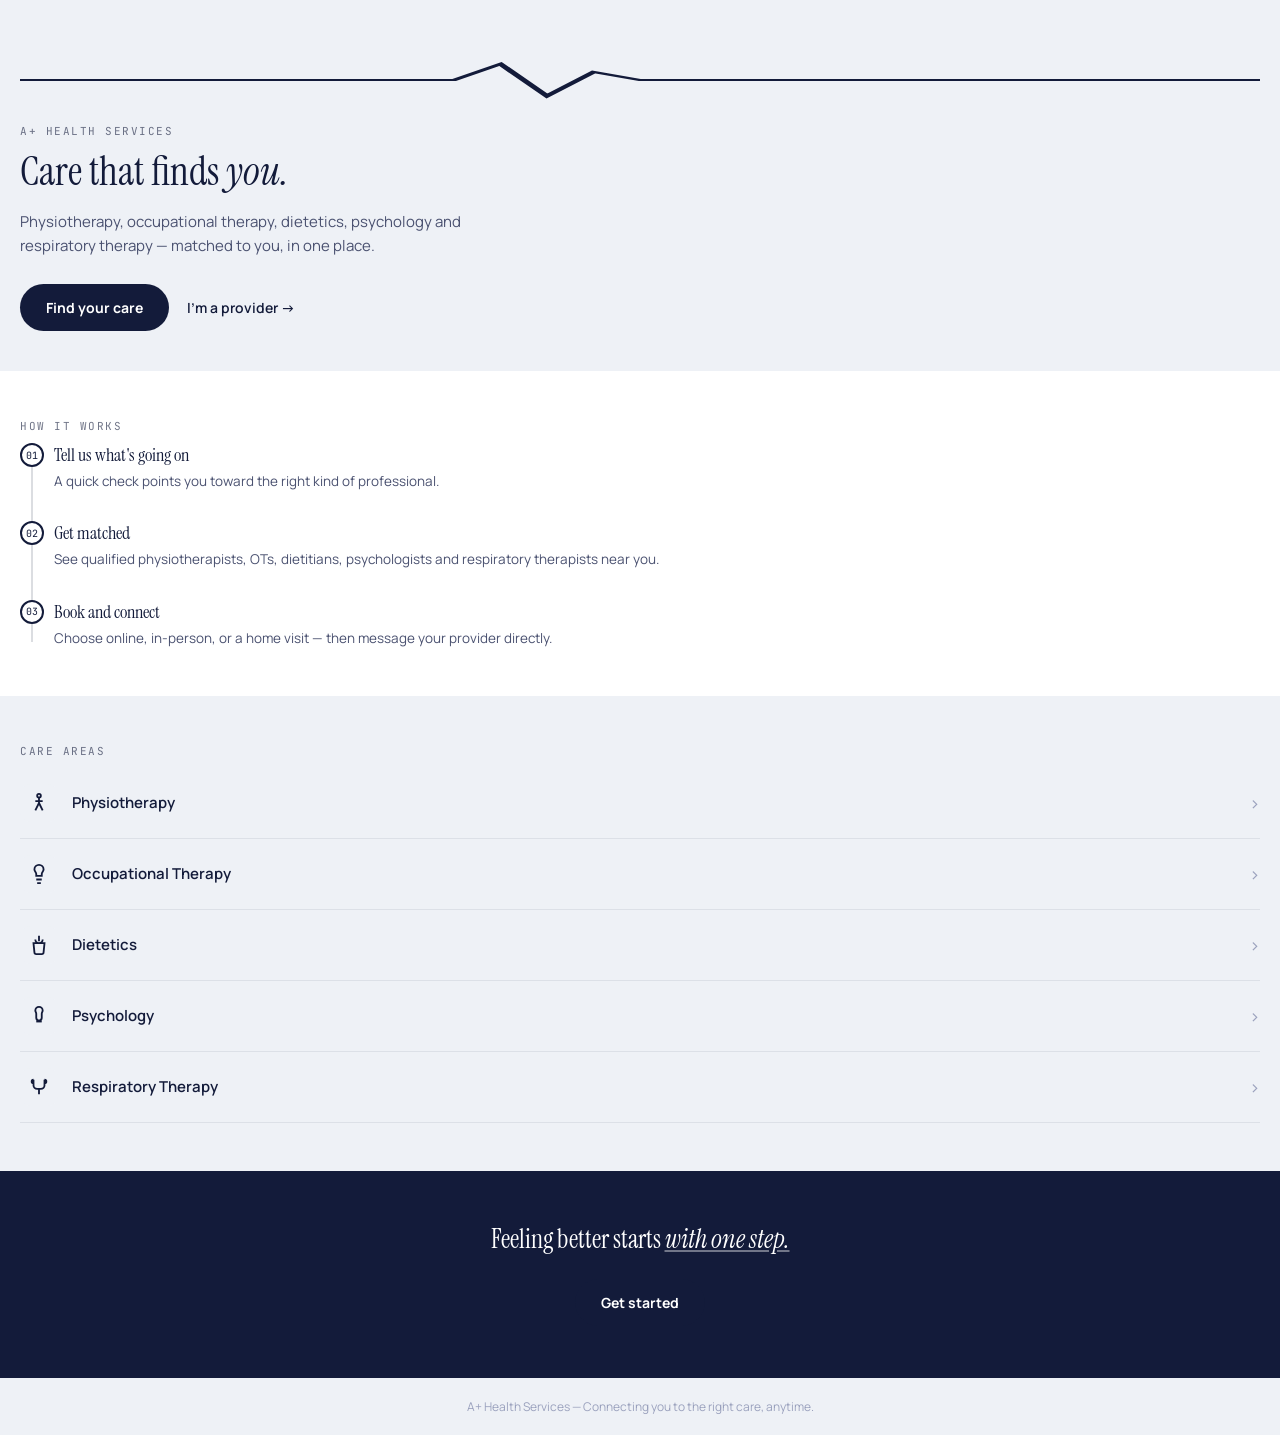
<file: index.html>
<!DOCTYPE html>
<html lang="en">
<head>
<meta charset="UTF-8">
<meta name="viewport" content="width=device-width, initial-scale=1.0">
<link rel="icon" type="image/svg+xml" href="icon.svg">
<link rel="manifest" href="manifest.json">
<meta name="theme-color" content="#131B3A">
<title>A+ Health Services</title>
<link href="https://fonts.googleapis.com/css2?family=Instrument+Serif:ital@0;1&family=Manrope:wght@400;500;600;700&family=JetBrains+Mono:wght@500&display=swap" rel="stylesheet">
<link rel="stylesheet" href="style.css">
</head>
<body class="landing">

<script src="theme.js"></script>
<script src="pwa-register.js"></script>

<section class="hero">
  <svg class="pulse" viewBox="0 0 400 50" preserveAspectRatio="none">
    <path d="M0 25 H140 L155 5 L170 45 L185 15 L200 25 H400" fill="none" stroke="currentColor" stroke-width="2.5"/>
  </svg>
  <p class="eyebrow">A+ HEALTH SERVICES</p>
  <h1>Care that finds <em>you.</em></h1>
  <p class="hero-sub">Physiotherapy, occupational therapy, dietetics, psychology and respiratory therapy — matched to you, in one place.</p>
  <div class="hero-actions">
    <a href="login.html" class="btn-primary">Find your care</a>
    <a href="provider.html" class="btn-text">I'm a provider →</a>
  </div>
</section>

<section class="journey">
  <p class="eyebrow">HOW IT WORKS</p>
  <div class="journey-line">
    <div class="step">
      <span class="num">01</span>
      <div>
        <h3>Tell us what's going on</h3>
        <p>A quick check points you toward the right kind of professional.</p>
      </div>
    </div>
    <div class="step">
      <span class="num">02</span>
      <div>
        <h3>Get matched</h3>
        <p>See qualified physiotherapists, OTs, dietitians, psychologists and respiratory therapists near you.</p>
      </div>
    </div>
    <div class="step">
      <span class="num">03</span>
      <div>
        <h3>Book and connect</h3>
        <p>Choose online, in-person, or a home visit — then message your provider directly.</p>
      </div>
    </div>
  </div>
</section>

<section class="areas">
  <p class="eyebrow">CARE AREAS</p>

  <div class="area-row">
    <span class="area-icon"><svg width="22" height="22" viewBox="0 0 24 24" fill="none" stroke="currentColor" stroke-width="2"><circle cx="12" cy="4" r="2"/><path d="M12 6v6l-4 8M12 12l4 8M8 10h8"/></svg></span>
    <span class="area-name">Physiotherapy</span>
    <span class="chev">›</span>
  </div>

  <div class="area-row">
    <span class="area-icon"><svg width="22" height="22" viewBox="0 0 24 24" fill="none" stroke="currentColor" stroke-width="2"><path d="M12 2a5 5 0 0 1 5 5c0 2-2 3-2 5v2H9v-2c0-2-2-3-2-5a5 5 0 0 1 5-5z"/><path d="M9 18h6M10 22h4"/></svg></span>
    <span class="area-name">Occupational Therapy</span>
    <span class="chev">›</span>
  </div>

  <div class="area-row">
    <span class="area-icon"><svg width="22" height="22" viewBox="0 0 24 24" fill="none" stroke="currentColor" stroke-width="2"><path d="M12 2v6M8 6a4 4 0 0 0 8 0M6 10h12l-1 10a2 2 0 0 1-2 2H9a2 2 0 0 1-2-2z"/></svg></span>
    <span class="area-name">Dietetics</span>
    <span class="chev">›</span>
  </div>

  <div class="area-row">
    <span class="area-icon"><svg width="22" height="22" viewBox="0 0 24 24" fill="none" stroke="currentColor" stroke-width="2"><path d="M12 2a4 4 0 0 1 4 4c0 1.5-1 2-1 3.5V14a3 3 0 0 1-6 0v-4.5C9 8 8 7.5 8 6a4 4 0 0 1 4-4z"/><path d="M9 18h6"/></svg></span>
    <span class="area-name">Psychology</span>
    <span class="chev">›</span>
  </div>

  <div class="area-row">
    <span class="area-icon"><svg width="22" height="22" viewBox="0 0 24 24" fill="none" stroke="currentColor" stroke-width="2"><path d="M6 4v6a4 4 0 0 0 4 4h4a4 4 0 0 0 4-4V4M6 4a2 2 0 1 0 0 4M18 4a2 2 0 1 1 0 4M12 14v6"/></svg></span>
    <span class="area-name">Respiratory Therapy</span>
    <span class="chev">›</span>
  </div>

</section>

<section class="cta-footer">
  <h2>Feeling better starts <em>with one step.</em></h2>
  <a href="login.html" class="btn-primary">Get started</a>
</section>

<footer class="site-footer">
  <p>A+ Health Services — Connecting you to the right care, anytime.</p>
</footer>

</body>
</html>
</file>
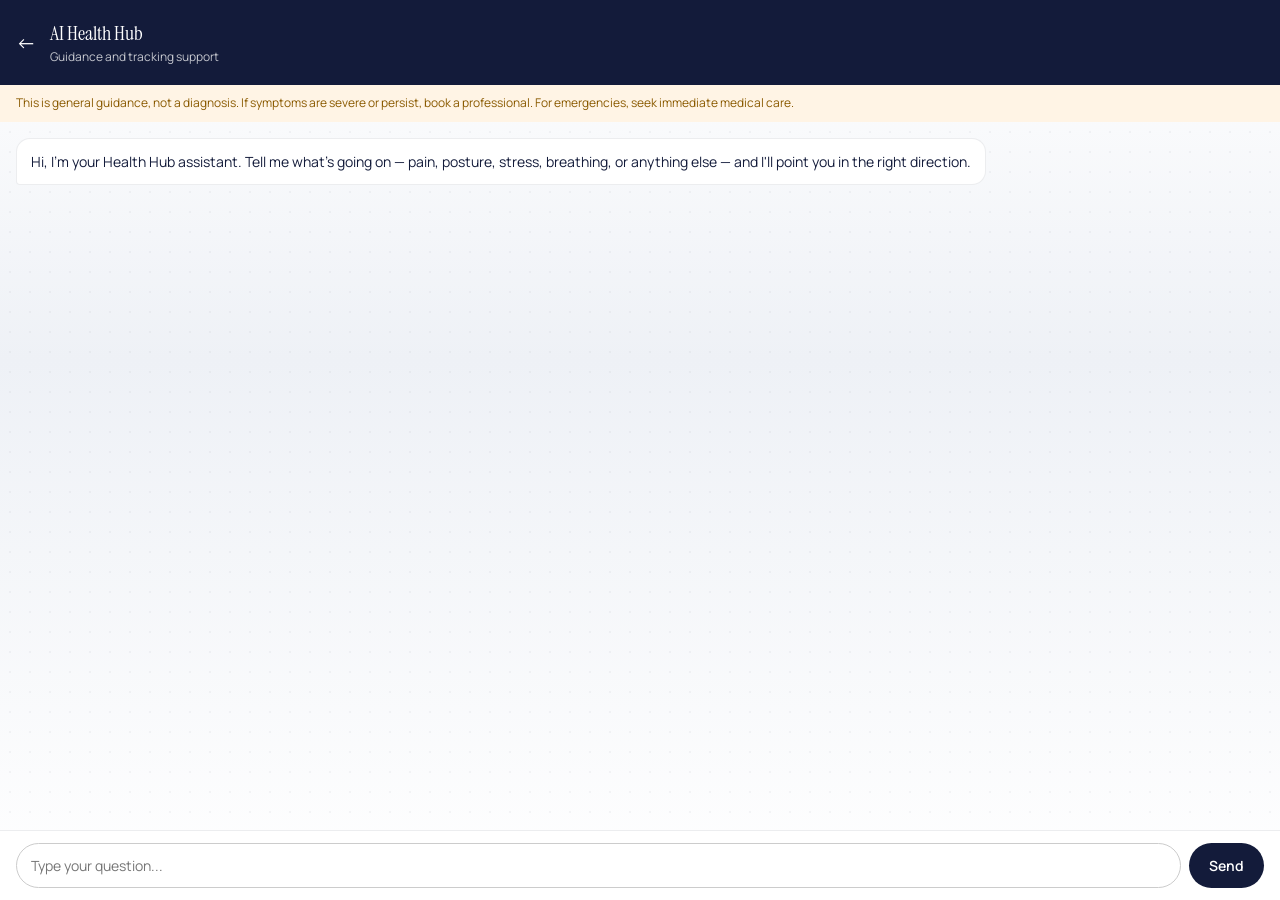
<file: chat.html>
<!DOCTYPE html>
<html lang="en">
<head>
<meta charset="UTF-8">
<meta name="viewport" content="width=device-width, initial-scale=1.0">
<link rel="icon" type="image/svg+xml" href="icon.svg">
<link rel="manifest" href="manifest.json">
<meta name="theme-color" content="#131B3A">
<title>AI Health Hub</title>
<link href="https://fonts.googleapis.com/css2?family=Instrument+Serif:ital@0;1&family=Manrope:wght@400;500;600;700&family=JetBrains+Mono:wght@500&display=swap" rel="stylesheet">
<link rel="stylesheet" href="style.css">
</head>
<body class="chatpage">

<script src="theme.js"></script>
<script src="pwa-register.js"></script>

<header class="chat-header">
  <a href="home.html" class="back">←</a>
  <div>
    <h1>AI Health Hub</h1>
    <p class="tagline">Guidance and tracking support</p>
  </div>
</header>

<div class="disclaimer">
  This is general guidance, not a diagnosis. If symptoms are severe or persist, book a professional. For emergencies, seek immediate medical care.
</div>

<main class="chat-window" id="chatWindow">
  <div class="msg ai">
    <p>Hi, I'm your Health Hub assistant. Tell me what's going on — pain, posture, stress, breathing, or anything else — and I'll point you in the right direction.</p>
  </div>
</main>

<form class="chat-input" id="chatForm">
  <input type="text" id="chatInput" placeholder="Type your question..." autocomplete="off">
  <button type="submit">Send</button>
</form>

<script src="chat.js"></script>
</body>
</html>
</file>
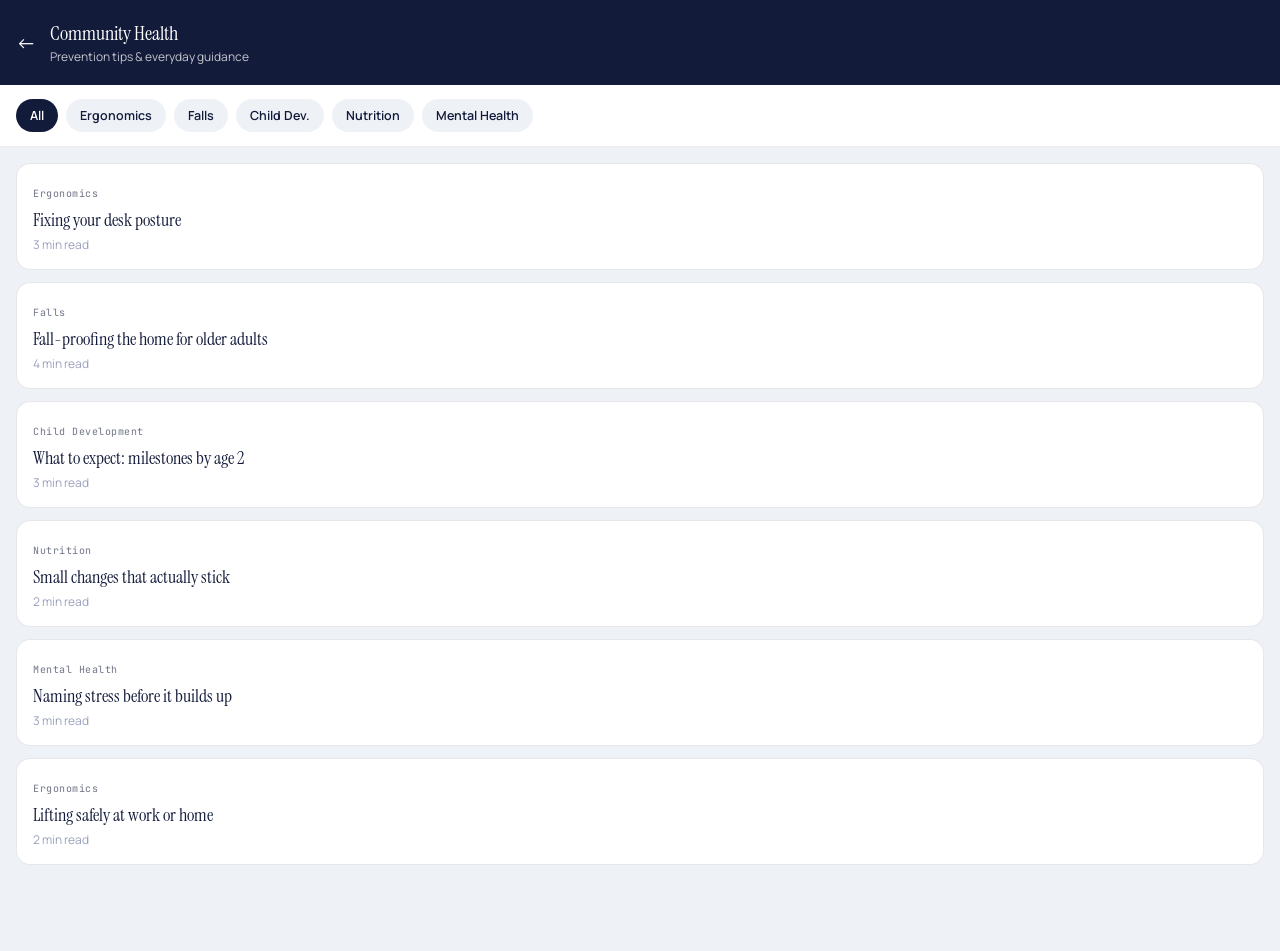
<file: community.html>
<!DOCTYPE html>
<html lang="en">
<head>
<meta charset="UTF-8">
<meta name="viewport" content="width=device-width, initial-scale=1.0">
<link rel="icon" type="image/svg+xml" href="icon.svg">
<link rel="manifest" href="manifest.json">
<meta name="theme-color" content="#131B3A">
<title>Community Health</title>
<link href="https://fonts.googleapis.com/css2?family=Instrument+Serif:ital@0;1&family=Manrope:wght@400;500;600;700&family=JetBrains+Mono:wght@500&display=swap" rel="stylesheet">
<link rel="stylesheet" href="style.css">
</head>
<body class="communitypage">

<script src="theme.js"></script>
<script src="pwa-register.js"></script>

<header class="chat-header">
  <a href="home.html" class="back">←</a>
  <div>
    <h1>Community Health</h1>
    <p class="tagline">Prevention tips & everyday guidance</p>
  </div>
</header>

<div class="filter-row" id="filterRow">
  <button class="filter-chip active" data-filter="all">All</button>
  <button class="filter-chip" data-filter="Ergonomics">Ergonomics</button>
  <button class="filter-chip" data-filter="Falls">Falls</button>
  <button class="filter-chip" data-filter="Child Development">Child Dev.</button>
  <button class="filter-chip" data-filter="Nutrition">Nutrition</button>
  <button class="filter-chip" data-filter="Mental Health">Mental Health</button>
</div>

<main class="article-main" id="articleList"></main>

<script src="community.js"></script>
</body>
</html>
</file>
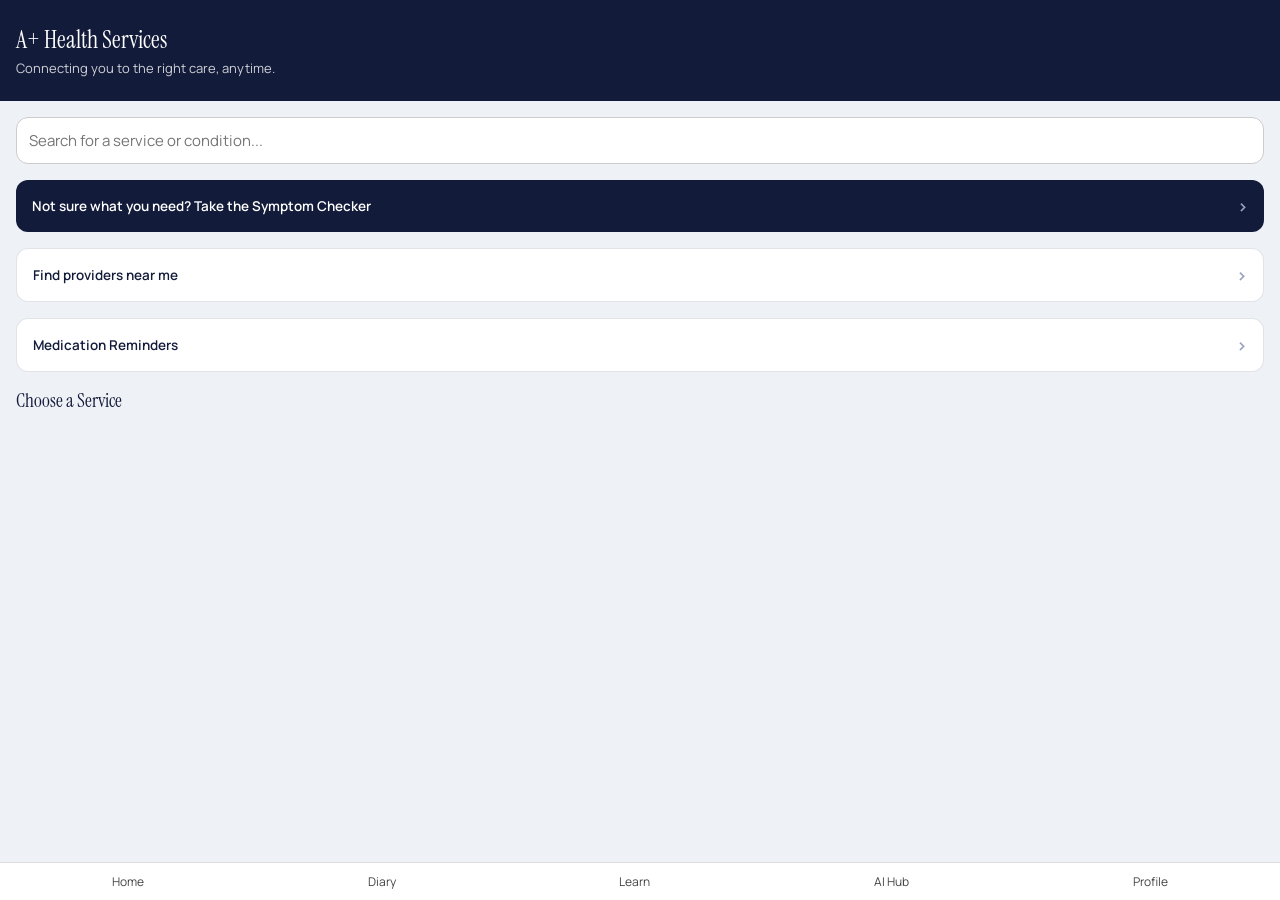
<file: home.html>
<!DOCTYPE html>
<html lang="en">
<head>
<meta charset="UTF-8">
<meta name="viewport" content="width=device-width, initial-scale=1.0">
<link rel="icon" type="image/svg+xml" href="icon.svg">
<link rel="manifest" href="manifest.json">
<meta name="theme-color" content="#131B3A">
<title>A+ Health Services</title>
<link href="https://fonts.googleapis.com/css2?family=Instrument+Serif:ital@0;1&family=Manrope:wght@400;500;600;700&family=JetBrains+Mono:wght@500&display=swap" rel="stylesheet">
<link rel="stylesheet" href="style.css">
</head>
<body>

<script src="theme.js"></script>
<script src="pwa-register.js"></script>

<header class="topbar">
  <h1>A+ Health Services</h1>
  <p class="tagline">Connecting you to the right care, anytime.</p>
</header>

<section class="search">
  <input type="text" id="searchInput" placeholder="Search for a service or condition...">
</section>

<a href="symptom.html" class="symptom-banner">
  <span>Not sure what you need? Take the Symptom Checker</span>
  <span class="chev">›</span>
</a>

<a href="nearby.html" class="symptom-banner" style="background:#FFFFFF; color:var(--primary); border:1px solid rgba(19,27,58,0.12);">
  <span>Find providers near me</span>
  <span class="chev">›</span>
</a>

<a href="medication.html" class="symptom-banner" style="background:#FFFFFF; color:var(--primary); border:1px solid rgba(19,27,58,0.12);">
  <span>Medication Reminders</span>
  <span class="chev">›</span>
</a>

<main class="services">
  <h2>Choose a Service</h2>
  <div class="grid" id="serviceGrid"></div>
</main>

<nav class="bottomnav">
  <a href="home.html" class="bottomnav-link">Home</a>
  <a href="diary.html" class="bottomnav-link">Diary</a>
  <a href="community.html" class="bottomnav-link">Learn</a>
  <a href="chat.html" class="bottomnav-link">AI Hub</a>
  <a href="profile.html" class="bottomnav-link">Profile</a>
</nav>

<script src="script.js"></script>
</body>
</html>
</file>
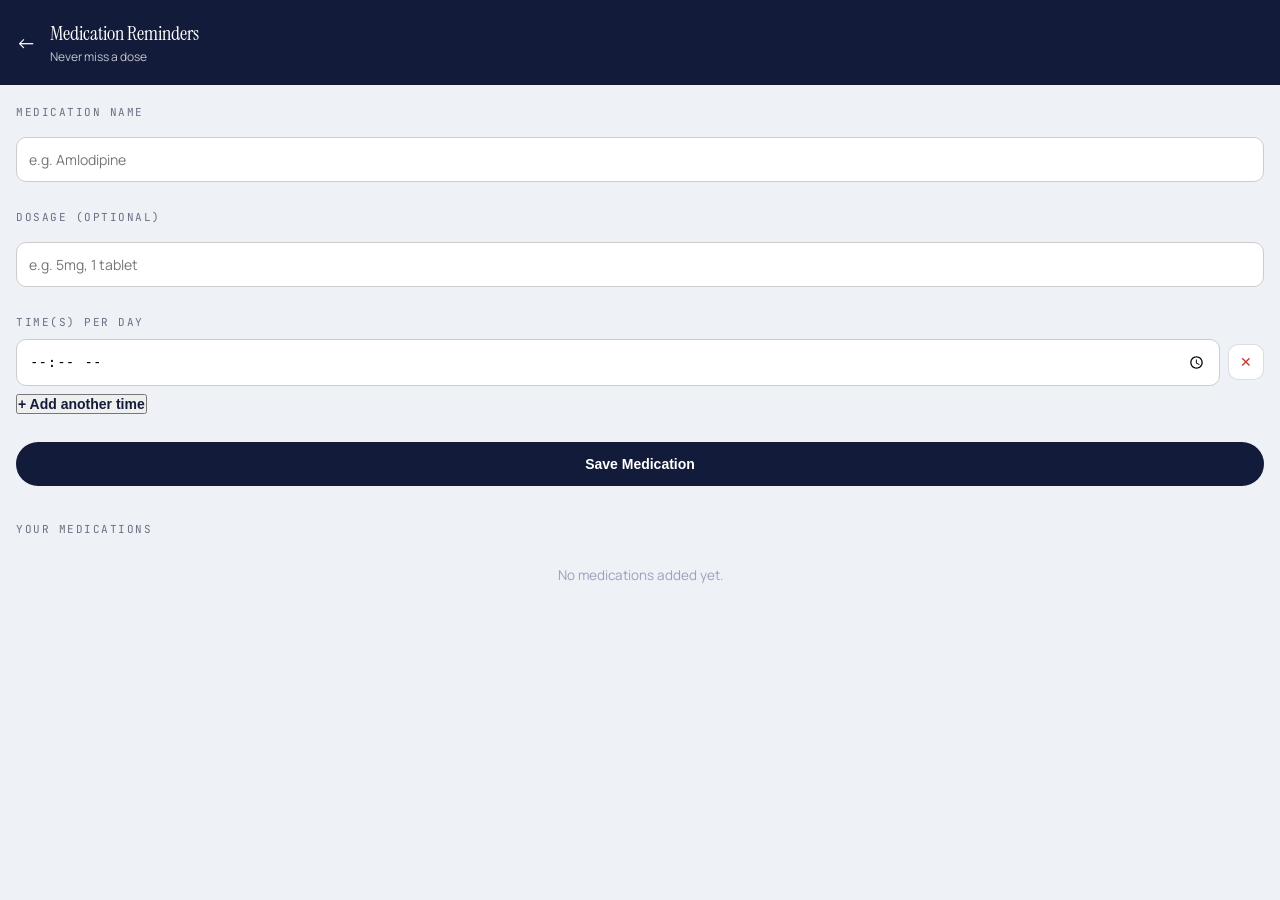
<file: medication.html>
<!DOCTYPE html>
<html lang="en">
<head>
<meta charset="UTF-8">
<meta name="viewport" content="width=device-width, initial-scale=1.0">
<link rel="icon" type="image/svg+xml" href="icon.svg">
<link rel="manifest" href="manifest.json">
<meta name="theme-color" content="#131B3A">
<title>Medication Reminders</title>
<link href="https://fonts.googleapis.com/css2?family=Instrument+Serif:ital@0;1&family=Manrope:wght@400;500;600;700&family=JetBrains+Mono:wght@500&display=swap" rel="stylesheet">
<link rel="stylesheet" href="style.css">
</head>
<body class="medpage">

<script src="theme.js"></script>
<script src="pwa-register.js"></script>

<header class="chat-header">
  <a href="home.html" class="back">←</a>
  <div>
    <h1>Medication Reminders</h1>
    <p class="tagline">Never miss a dose</p>
  </div>
</header>

<main class="med-main">

  <section class="b-section">
    <p class="eyebrow">MEDICATION NAME</p>
    <input type="text" id="medName" placeholder="e.g. Amlodipine">
  </section>

  <section class="b-section">
    <p class="eyebrow">DOSAGE (OPTIONAL)</p>
    <input type="text" id="medDosage" placeholder="e.g. 5mg, 1 tablet">
  </section>

  <section class="b-section">
    <p class="eyebrow">TIME(S) PER DAY</p>
    <div id="timeList" class="time-list"></div>
    <button type="button" id="addTimeBtn" class="btn-text" style="margin-top:8px;">+ Add another time</button>
  </section>

  <button id="saveMedBtn" class="btn-primary full-width">Save Medication</button>

  <section class="b-section" style="margin-top:36px;">
    <p class="eyebrow">YOUR MEDICATIONS</p>
    <div id="medList" class="entry-list"></div>
  </section>

</main>

<script src="medication.js"></script>
</body>
</html>
</file>
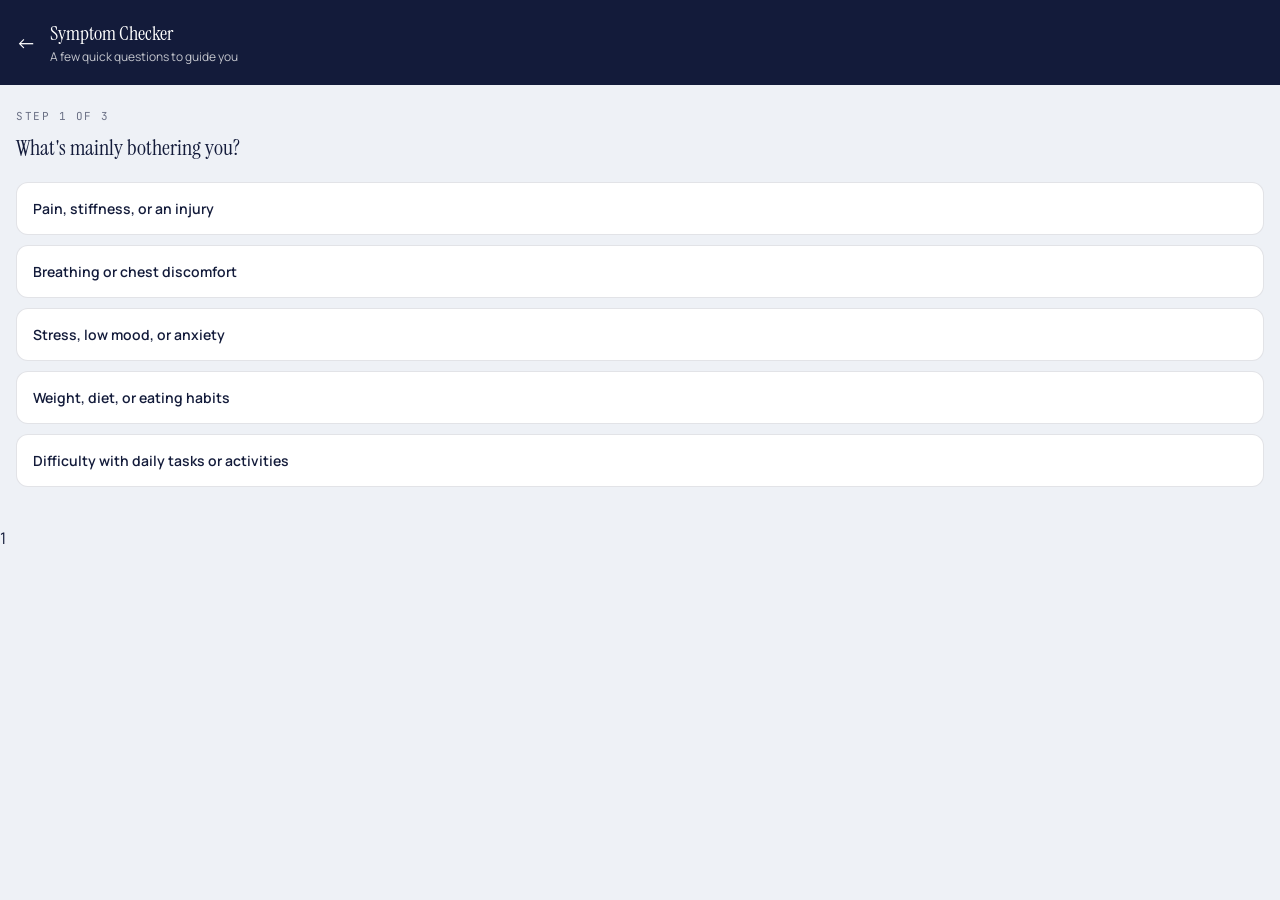
<file: symptom.html>
<!DOCTYPE html>
<html lang="en">
<head>
<meta charset="UTF-8">
<meta name="viewport" content="width=device-width, initial-scale=1.0">
<link rel="icon" type="image/svg+xml" href="icon.svg">
<title>Symptom Checker</title>
<link href="https://fonts.googleapis.com/css2?family=Instrument+Serif:ital@0;1&family=Manrope:wght@400;500;600;700&family=JetBrains+Mono:wght@500&display=swap" rel="stylesheet">
<link rel="stylesheet" href="style.css">
</head>
<body class="symptompage">

<header class="chat-header">
  <a href="home.html" class="back">←</a>
  <div>
    <h1>Symptom Checker</h1>
    <p class="tagline">A few quick questions to guide you</p>
  </div>
</header>

<main class="symptom-main">

  <section class="sym-step active" id="step1">
    <p class="eyebrow">STEP 1 OF 3</p>
    <h2>What's mainly bothering you?</h2>
    <div class="sym-options" id="q1Options">
      <button class="sym-opt" data-val="pain">Pain, stiffness, or an injury</button>
      <button class="sym-opt" data-val="breathing">Breathing or chest discomfort</button>
      <button class="sym-opt" data-val="mood">Stress, low mood, or anxiety</button>
      <button class="sym-opt" data-val="diet">Weight, diet, or eating habits</button>
      <button class="sym-opt" data-val="daily">Difficulty with daily tasks or activities</button>
    </div>
  </section>

  <section class="sym-step" id="step2">
    <p class="eyebrow">STEP 2 OF 3</p>
    <h2>How long has this been going on?</h2>
    <div class="sym-options" id="q2Options">
      <button class="sym-opt" data-val="new">Just started (today or this week)</button>
      <button class="sym-opt" data-val="weeks">A few weeks</button>
      <button class="sym-opt" data-val="months">Months or longer</button>
    </div>
  </section>

  <section class="sym-step" id="step3">
    <p class="eyebrow">STEP 3 OF 3</p>
    <h2>How much is it affecting your daily life?</h2>
    <div class="sym-options" id="q3Options">
      <button class="sym-opt" data-val="mild">Mild — barely noticeable</button>
      <button class="sym-opt" data-val="moderate">Moderate — I notice it often</button>
      <button class="sym-opt" data-val="severe">Severe — it's hard to function</button>
    </div>
  </section>

  <section class="sym-step" id="resultStep">
    <p class="eyebrow">SUGGESTED NEXT STEP</p>
    <div class="sym-result" id="resultCard"></div>
    <button class="btn-text" id="restartBtn" style="margin-top:16px;">Start over</button>
  </section>

</main>

<script src="symptom.js"></script>
</body>
</html>1
</file>
<file: style.css>
:root {
  --primary: #131B3A;
  --bg: #EEF1F6;
  --muted: #4A5170;
  --faint: #9AA1BD;
}

* { box-sizing: border-box; margin: 0; padding: 0; }
body {
  font-family: 'Manrope', sans-serif;
  background: var(--bg);
  color: var(--primary);
}

em { font-style: italic; font-family: 'Instrument Serif', serif; color: var(--primary); }

.eyebrow {
  font-family: 'JetBrains Mono', monospace;
  font-size: 11px;
  letter-spacing: 1.5px;
  color: var(--primary);
  opacity: 0.6;
  margin-bottom: 10px;
}

/* ---------- Landing page ---------- */
.hero { padding: 60px 20px 40px; position: relative; }
.pulse { width: 100%; height: 40px; margin-bottom: 24px; display: block; }
.hero h1 {
  font-family: 'Instrument Serif', serif;
  font-size: 40px;
  font-weight: 400;
  line-height: 1.15;
  margin-bottom: 16px;
}
.hero-sub {
  font-size: 15px;
  line-height: 1.6;
  color: var(--muted);
  margin-bottom: 26px;
  max-width: 480px;
}
.hero-actions { display: flex; align-items: center; gap: 18px; flex-wrap: wrap; }

.btn-primary {
  display: inline-block;
  background: var(--primary);
  color: #FFFFFF;
  font-weight: 700;
  font-size: 14px;
  padding: 14px 26px;
  border-radius: 999px;
  text-decoration: none;
}
.btn-text {
  font-size: 14px;
  font-weight: 600;
  color: var(--primary);
  text-decoration: none;
}

.journey { background: #FFFFFF; padding: 48px 20px; }
.journey-line { position: relative; padding-left: 34px; margin-top: 10px; }
.journey-line::before {
  content: '';
  position: absolute;
  left: 11px; top: 6px; bottom: 6px;
  width: 2px; background: var(--primary); opacity: 0.15;
}
.step { position: relative; margin-bottom: 30px; }
.step:last-child { margin-bottom: 0; }
.step .num {
  position: absolute; left: -34px; top: 0;
  width: 24px; height: 24px; border-radius: 50%;
  background: #FFFFFF; border: 2px solid var(--primary);
  display: flex; align-items: center; justify-content: center;
  font-family: 'JetBrains Mono', monospace; font-size: 10px; color: var(--primary);
}
.step h3 { font-family: 'Instrument Serif', serif; font-size: 18px; font-weight: 400; margin-bottom: 4px; }
.step p { font-size: 13.5px; color: var(--muted); line-height: 1.5; }

.areas { padding: 48px 20px; }
.area-row {
  display: flex; align-items: center; gap: 14px;
  padding: 16px 0; border-bottom: 1px solid rgba(19,27,58,0.08);
}
.area-icon {
  width: 38px; height: 38px; background: var(--bg); border-radius: 10px;
  display: flex; align-items: center; justify-content: center; flex-shrink: 0;
  color: var(--primary);
}
.area-name { font-weight: 600; font-size: 15px; flex: 1; }
.chev { color: var(--faint); font-size: 18px; }

.cta-footer { background: var(--primary); color: #FFFFFF; text-align: center; padding: 52px 20px; }
.cta-footer h2 { font-family: 'Instrument Serif', serif; font-size: 26px; font-weight: 400; margin-bottom: 22px; line-height: 1.3; }
.cta-footer em { color: #FFFFFF; text-decoration: underline; text-decoration-color: rgba(255,255,255,0.4); }

.site-footer { text-align: center; padding: 20px; font-size: 12px; color: var(--faint); }

/* ---------- App screens (home.html etc.) ---------- */
body:not(.landing):not(.chatpage) { padding-bottom: 70px; }

.topbar { background: var(--primary); color: white; padding: 24px 16px; }
.topbar h1 { font-family: 'Instrument Serif', serif; font-size: 24px; font-weight: 400; }
.tagline { font-size: 13px; opacity: 0.8; margin-top: 4px; }

.search { padding: 16px; }
.search input {
  width: 100%; padding: 12px; border-radius: 12px;
  border: 1px solid #ccc; font-size: 15px; font-family: 'Manrope', sans-serif;
}

.services { padding: 0 16px; }
.services h2 { font-family: 'Instrument Serif', serif; font-size: 19px; font-weight: 400; margin-bottom: 12px; }

.grid { display: grid; grid-template-columns: 1fr 1fr; gap: 12px; }
.card {
  background: white; border-radius: 14px; padding: 16px;
  text-align: center; box-shadow: 0 1px 4px rgba(0,0,0,0.06);
}
.card .icon { margin-bottom: 8px; display: flex; justify-content: center; color: var(--primary); }
.card h3 { font-family: 'Manrope', sans-serif; font-weight: 700; font-size: 14px; color: var(--primary); }

.bottomnav {
  position: fixed; bottom: 0; left: 0; right: 0;
  background: white; display: flex; justify-content: space-around;
  padding: 10px 0; border-top: 1px solid #ddd;
}
.bottomnav button {
  background: none; border: none; font-size: 12px; color: #444;
  font-family: 'Manrope', sans-serif;
}
.bottomnav-link {
  background: none; border: none; font-size: 12px; color: #444;
  font-family: 'Manrope', sans-serif; text-decoration: none;
}

/* ---------- AI Health Hub chat ---------- */
body.chatpage {
  display: flex;
  flex-direction: column;
  height: 100vh;
  background: linear-gradient(180deg, #FFFFFF 0%, var(--bg) 40%, #FFFFFF 100%);
}
.chat-header {
  background: var(--primary); color: #FFFFFF; padding: 20px 16px;
  display: flex; align-items: center; gap: 14px; flex-shrink: 0;
}
.chat-header .back { color: #FFFFFF; text-decoration: none; font-size: 20px; }
.chat-header h1 { font-family: 'Instrument Serif', serif; font-size: 20px; font-weight: 400; }
.chat-header .tagline { font-size: 12px; opacity: 0.75; margin-top: 2px; }

.disclaimer { background: #FFF4E5; color: #8A5A00; font-size: 12px; line-height: 1.4; padding: 10px 16px; flex-shrink: 0; }

.chat-window {
  flex: 1;
  overflow-y: auto;
  padding: 16px;
  display: flex;
  flex-direction: column;
  gap: 12px;
  background-image: radial-gradient(circle, rgba(19,27,58,0.04) 1px, transparent 1px);
  background-size: 20px 20px;
}

.msg { max-width: 82%; padding: 12px 14px; border-radius: 14px; font-size: 14px; line-height: 1.5; }
.msg.ai { background: #FFFFFF; border: 1px solid rgba(19,27,58,0.08); align-self: flex-start; border-bottom-left-radius: 4px; }
.msg.user { background: var(--primary); color: #FFFFFF; align-self: flex-end; border-bottom-right-radius: 4px; }

.chat-input { display: flex; gap: 8px; padding: 12px 16px; background: #FFFFFF; border-top: 1px solid rgba(19,27,58,0.08); flex-shrink: 0; }
.chat-input input { flex: 1; padding: 12px 14px; border-radius: 999px; border: 1px solid #ccc; font-size: 14px; font-family: 'Manrope', sans-serif; }
.chat-input button { background: var(--primary); color: #FFFFFF; border: none; padding: 0 20px; border-radius: 999px; font-size: 14px; font-weight: 600; font-family: 'Manrope', sans-serif; }

/* ---------- Booking flow ---------- */
body.bookingpage { padding-bottom: 30px; }
.booking-main { padding: 20px 16px 40px; }
.b-section { margin-bottom: 28px; }

.prof-list { display: flex; flex-direction: column; gap: 10px; margin-top: 8px; }
.prof-card {
  display: flex; justify-content: space-between; align-items: center;
  background: #FFFFFF; border: 1px solid rgba(19,27,58,0.1);
  border-radius: 12px; padding: 14px 16px; font-size: 14px; font-weight: 600;
}
.prof-card .prof-check { opacity: 0; color: var(--primary); }
.prof-card.selected { border-color: var(--primary); }
.prof-card.selected .prof-check { opacity: 1; }

.field-group { display: flex; gap: 10px; margin-top: 8px; }
.field-group input { flex: 1; padding: 12px; border-radius: 10px; border: 1px solid #ccc; font-size: 14px; font-family: 'Manrope', sans-serif; }

.visit-toggle { display: flex; gap: 8px; margin-top: 8px; }
.toggle-option {
  flex: 1; padding: 12px; border-radius: 10px; border: 1px solid rgba(19,27,58,0.15);
  background: #FFFFFF; font-size: 13px; font-weight: 600; font-family: 'Manrope', sans-serif;
  color: var(--primary);
}
.toggle-option.active { background: var(--primary); color: #FFFFFF; border-color: var(--primary); }

.confirm-summary { background: #FFFFFF; border: 1px solid rgba(19,27,58,0.1); border-radius: 12px; padding: 16px; margin-bottom: 20px; font-size: 14px; line-height: 1.6; }

.full-width { width: 100%; text-align: center; border: none; }

/* ---------- Health Diary ---------- */
body.diarypage { padding-bottom: 30px; }
.diary-main { padding: 20px 16px 40px; }

#painRange { width: 100%; margin-top: 8px; }
.range-value { font-family: 'Instrument Serif', serif; font-size: 24px; margin-top: 6px; color: var(--primary); }

.mood-row { display: flex; gap: 10px; margin-top: 8px; }
.mood-btn { flex: 1; font-size: 22px; padding: 12px 0; border-radius: 12px; border: 1px solid rgba(19,27,58,0.15); background: #FFFFFF; }
.mood-btn.active { background: var(--primary); border-color: var(--primary); }

#exerciseInput, #notesInput { width: 100%; margin-top: 8px; padding: 12px; border-radius: 10px; border: 1px solid #ccc; font-size: 14px; font-family: 'Manrope', sans-serif; }
textarea#notesInput { min-height: 80px; resize: vertical; }

.entry-list { display: flex; flex-direction: column; gap: 10px; margin-top: 8px; }
.entry-card { background: #FFFFFF; border: 1px solid rgba(19,27,58,0.1); border-radius: 12px; padding: 14px 16px; }
.entry-top { display: flex; justify-content: space-between; margin-bottom: 6px; }
.entry-date { font-size: 12px; color: var(--faint); }
.entry-pain { font-size: 12px; font-weight: 700; color: var(--primary); }
.entry-mood, .entry-exercise, .entry-notes { font-size: 13.5px; color: var(--muted); margin-top: 2px; }

.empty-state { font-size: 13.5px; color: var(--faint); }

/* ---------- Login / Signup ---------- */
body.authpage { min-height: 100vh; display: flex; align-items: center; justify-content: center; background: var(--bg); }
.auth-wrap { width: 100%; max-width: 360px; padding: 24px; }

.auth-brand { text-align: center; margin-bottom: 24px; }
.auth-brand svg { margin-bottom: 10px; }
.auth-brand .eyebrow { justify-content: center; opacity: 0.7; }

.auth-toggle { display: flex; gap: 8px; margin-bottom: 24px; background: #FFFFFF; border-radius: 12px; padding: 4px; }
.auth-toggle .toggle-option {
  flex: 1; border: none; padding: 10px 0; border-radius: 9px;
  font-family: 'Manrope', sans-serif; font-weight: 600; font-size: 13px;
  background: transparent; color: var(--primary);
}
.auth-toggle .toggle-option.active { background: var(--primary); color: #FFFFFF; }

.auth-form label { display: block; font-size: 12px; font-weight: 600; color: var(--muted); margin: 14px 0 6px; }
.auth-form input { width: 100%; padding: 12px 14px; border-radius: 10px; border: 1px solid #ccc; font-size: 14px; font-family: 'Manrope', sans-serif; }

.auth-error { color: #C0392B; font-size: 12.5px; margin-top: 10px; }

.auth-form .full-width { margin-top: 20px; }

.auth-footnote { text-align: center; font-size: 11.5px; color: var(--faint); margin-top: 18px; line-height: 1.5; }

/* ---------- Provider Dashboard ---------- */
body.providerpage { padding-bottom: 30px; }
.provider-main { padding: 16px 16px 40px; }

.tab-row { display: flex; overflow-x: auto; gap: 6px; padding: 12px 16px; background: #FFFFFF; border-bottom: 1px solid rgba(19,27,58,0.08); }
.tab-btn {
  flex-shrink: 0; padding: 8px 14px; border-radius: 999px; border: none;
  background: var(--bg); font-size: 12.5px; font-weight: 600; color: var(--primary);
  font-family: 'Manrope', sans-serif;
}
.tab-btn.active { background: var(--primary); color: #FFFFFF; }

.tab-panel select { width: 100%; padding: 12px; border-radius: 10px; border: 1px solid #ccc; font-size: 14px; font-family: 'Manrope', sans-serif; margin-top: 8px; }
.tab-panel textarea {
  width: 100%; min-height: 90px; margin-top: 10px; padding: 12px;
  border-radius: 10px; border: 1px solid #ccc; font-size: 14px;
  font-family: 'Manrope', sans-serif; resize: vertical;
}
.tab-panel .btn-primary { margin-top: 12px; }

/* ---------- Profile ---------- */
body.profilepage { padding-bottom: 30px; }
.profile-main { padding: 20px 16px 40px; }

.save-note { text-align: center; font-size: 12.5px; color: var(--primary); margin-top: 10px; font-weight: 600; }

.logout-btn {
  width: 100%; margin-top: 28px; padding: 14px;
  border-radius: 999px; border: 1px solid #C0392B;
  background: transparent; color: #C0392B;
  font-weight: 700; font-size: 14px; font-family: 'Manrope', sans-serif;
}

/* ---------- Community Health ---------- */
body.communitypage { padding-bottom: 30px; }

.filter-row { display: flex; gap: 8px; overflow-x: auto; padding: 14px 16px; background: #FFFFFF; border-bottom: 1px solid rgba(19,27,58,0.08); }
.filter-chip {
  flex-shrink: 0; padding: 8px 14px; border-radius: 999px; border: none;
  background: var(--bg); font-size: 12.5px; font-weight: 600; color: var(--primary);
  font-family: 'Manrope', sans-serif;
}
.filter-chip.active { background: var(--primary); color: #FFFFFF; }

.article-main { padding: 16px; display: flex; flex-direction: column; gap: 12px; }
.article-card { background: #FFFFFF; border: 1px solid rgba(19,27,58,0.1); border-radius: 14px; padding: 16px; }
.article-tag { font-family: 'JetBrains Mono', monospace; font-size: 10px; color: var(--primary); opacity: 0.6; letter-spacing: 0.5px; }
.article-card h3 { font-family: 'Instrument Serif', serif; font-size: 18px; font-weight: 400; margin: 6px 0 4px; }
.article-meta { font-size: 12px; color: var(--faint); }
.article-body { font-size: 13.5px; line-height: 1.6; color: var(--muted); margin-top: 12px; padding-top: 12px; border-top: 1px solid rgba(19,27,58,0.08); }

.symptom-banner {
  display: flex; justify-content: space-between; align-items: center;
  margin: 0 16px 16px; padding: 14px 16px;
  background: var(--primary); color: #FFFFFF;
  border-radius: 12px; text-decoration: none;
  font-size: 13.5px; font-weight: 600;
  font-family: 'Manrope', sans-serif;
}

/* ---------- Symptom Checker ---------- */
body.symptompage { padding-bottom: 30px; }
.symptom-main { padding: 24px 16px 40px; }

.sym-step { display: none; }
.sym-step.active { display: block; }
.sym-step h2 { font-family: 'Instrument Serif', serif; font-size: 22px; font-weight: 400; margin: 6px 0 20px; }

.sym-options { display: flex; flex-direction: column; gap: 10px; }
.sym-opt {
  text-align: left; padding: 16px; border-radius: 12px;
  border: 1px solid rgba(19,27,58,0.12); background: #FFFFFF;
  font-size: 14px; font-weight: 600; color: var(--primary);
  font-family: 'Manrope', sans-serif;
}
.sym-opt:active { background: var(--bg); }

.sym-result { background: #FFFFFF; border: 1px solid rgba(19,27,58,0.1); border-radius: 14px; padding: 20px; }
.sym-result h3 { font-family: 'Instrument Serif', serif; font-size: 20px; font-weight: 400; margin-bottom: 8px; }
.sym-result p { font-size: 14px; color: var(--muted); line-height: 1.5; }

.sym-urgent { margin-top: 12px; background: #FFF4E5; color: #8A5A00; padding: 10px 12px; border-radius: 8px; font-size: 13px !important; }

/* ---------- Provider Profile Photo ---------- */
.provider-avatar {
  width: 40px; height: 40px; border-radius: 50%;
  background: rgba(255,255,255,0.15);
  display: flex; align-items: center; justify-content: center;
  overflow: hidden; flex-shrink: 0;
}
.provider-avatar img { width: 100%; height: 100%; object-fit: cover; }
.provider-avatar span { font-family: 'Instrument Serif', serif; font-size: 18px; color: #FFFFFF; }

.photo-upload-row { display: flex; align-items: center; gap: 16px; margin-top: 8px; }
.photo-preview {
  width: 72px; height: 72px; border-radius: 50%;
  background: var(--bg); border: 1px dashed rgba(19,27,58,0.25);
  display: flex; align-items: center; justify-content: center;
  overflow: hidden; flex-shrink: 0;
}
.photo-preview img { width: 100%; height: 100%; object-fit: cover; }
.photo-preview span { font-size: 10px; color: var(--faint); text-align: center; padding: 4px; }
.photo-upload-btn { padding: 10px 18px; font-size: 13px; cursor: pointer; }

#providerNameInput, #providerSpecialtyInput, #providerBioInput {
  width: 100%; margin-top: 8px; padding: 12px; border-radius: 10px;
  border: 1px solid #ccc; font-size: 14px; font-family: 'Manrope', sans-serif;
}
textarea#providerBioInput { min-height: 80px; resize: vertical; }

/* ---------- Theme picker ---------- */
.theme-row { display: flex; gap: 12px; margin-top: 8px; }
.theme-swatch {
  width: 44px; height: 44px; border-radius: 50%;
  border: 2px solid transparent; cursor: pointer;
}
.theme-swatch.active { border-color: var(--primary); }

.empty-state { grid-column: 1 / -1; text-align: center; padding: 20px; font-size: 13.5px; color: var(--faint); }

/* ---------- Assessments ---------- */
.assess-fields { margin-top: 12px; display: flex; flex-direction: column; gap: 12px; }
.assess-label { font-size: 12px; font-weight: 600; color: var(--muted); }
.assess-fields input, .assess-fields textarea {
  width: 100%; padding: 12px; border-radius: 10px;
  border: 1px solid #ccc; font-size: 14px; font-family: 'Manrope', sans-serif;
}
.assess-fields textarea { min-height: 70px; resize: vertical; }

/* ---------- Language picker ---------- */
.lang-row { display: flex; gap: 8px; margin-top: 8px; }
.lang-opt {
  flex: 1; padding: 10px; border-radius: 10px; border: 1px solid rgba(19,27,58,0.15);
  background: #FFFFFF; font-size: 13px; font-weight: 600; color: var(--primary);
  font-family: 'Manrope', sans-serif;
}
.lang-opt.active { background: var(--primary); color: #FFFFFF; border-color: var(--primary); }

/* ---------- Dependents ---------- */
.dependent-form { margin-top: 12px; display: flex; flex-direction: column; gap: 10px; }
.dependent-form input, .dependent-form textarea {
  width: 100%; padding: 12px; border-radius: 10px;
  border: 1px solid #ccc; font-size: 14px; font-family: 'Manrope', sans-serif;
}
.dependent-form textarea { min-height: 70px; resize: vertical; }
.remove-dep-btn {
  margin-top: 8px; background: none; border: none; color: #C0392B;
  font-size: 12px; font-weight: 600; font-family: 'Manrope', sans-serif;
}

/* ---------- Nearby Provider Map ---------- */
body.nearbypage { padding-bottom: 30px; }

#map { width: 100%; height: 45vh; }

.nearby-list { padding: 16px; }
.nearby-card { position: relative; }

.user-marker { background: transparent; }
.user-dot {
  width: 16px; height: 16px; border-radius: 50%;
  background: var(--primary); border: 3px solid #FFFFFF;
  box-shadow: 0 0 0 2px var(--primary);
}

/* ---------- Medication Reminders ---------- */
body.medpage { padding-bottom: 30px; }
.med-main { padding: 20px 16px 40px; }

#medName, #medDosage { width: 100%; margin-top: 8px; padding: 12px; border-radius: 10px; border: 1px solid #ccc; font-size: 14px; font-family: 'Manrope', sans-serif; }

.time-list { margin-top: 8px; display: flex; flex-direction: column; gap: 8px; }
.time-row { display: flex; gap: 8px; align-items: center; }
.time-row input { flex: 1; padding: 12px; border-radius: 10px; border: 1px solid #ccc; font-size: 14px; }
.remove-time-btn {
  width: 36px; height: 36px; border-radius: 10px; border: 1px solid rgba(19,27,58,0.15);
  background: #FFFFFF; color: #C0392B; font-size: 14px;
}

.delete-med-btn {
  background: none; border: none; color: #C0392B; font-size: 12px; font-weight: 600;
  font-family: 'Manrope', sans-serif;
}

/* ---------- Reviews & Ratings ---------- */
.review-section {
  background: #FFFFFF; border: 1px solid rgba(19,27,58,0.1);
  border-radius: 12px; padding: 16px; margin-bottom: 20px;
}
.star-row { display: flex; gap: 8px; margin: 10px 0; font-size: 28px; }
.star { color: rgba(19,27,58,0.2); cursor: pointer; }
.star.filled { color: #E8B923; }
#reviewText {
  width: 100%; min-height: 70px; margin-top: 8px; padding: 12px;
  border-radius: 10px; border: 1px solid #ccc; font-size: 14px;
  font-family: 'Manrope', sans-serif; resize: vertical;
}
.prof-rating { font-size: 12px; color: var(--muted); margin: 0 10px; }
</file>
